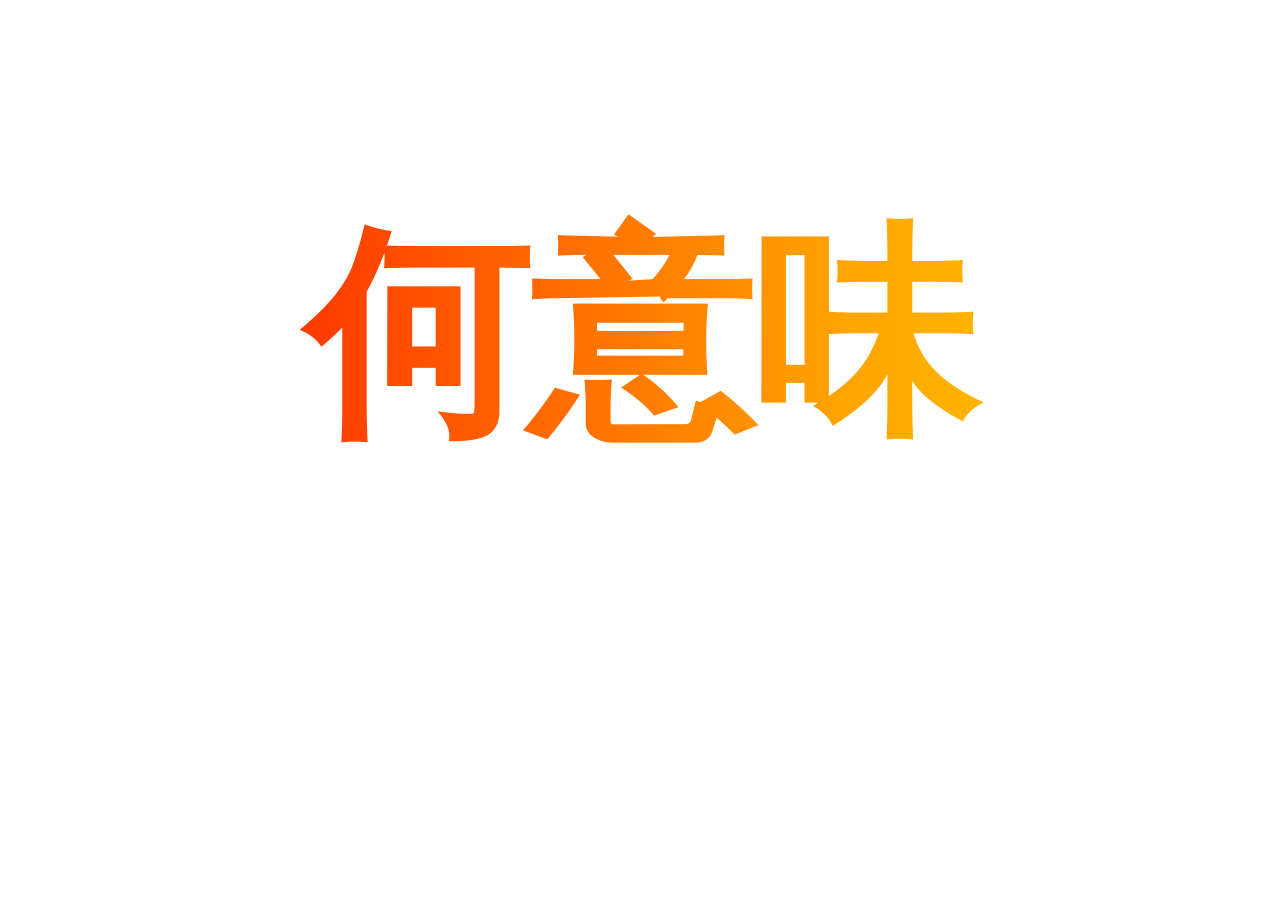
<file: index.html>
<!DOCTYPE html>
<html lang="zh-TW">
<head>
    <meta charset="UTF-8">
    <meta name="viewport" content="width=device-width, initial-scale=1.0">
    <title>Document</title>
<link rel="stylesheet" href="style.css">
</head>

<body>
<h2 class="rainbow-text">何意味</h2>
</body>
</html>
</file>
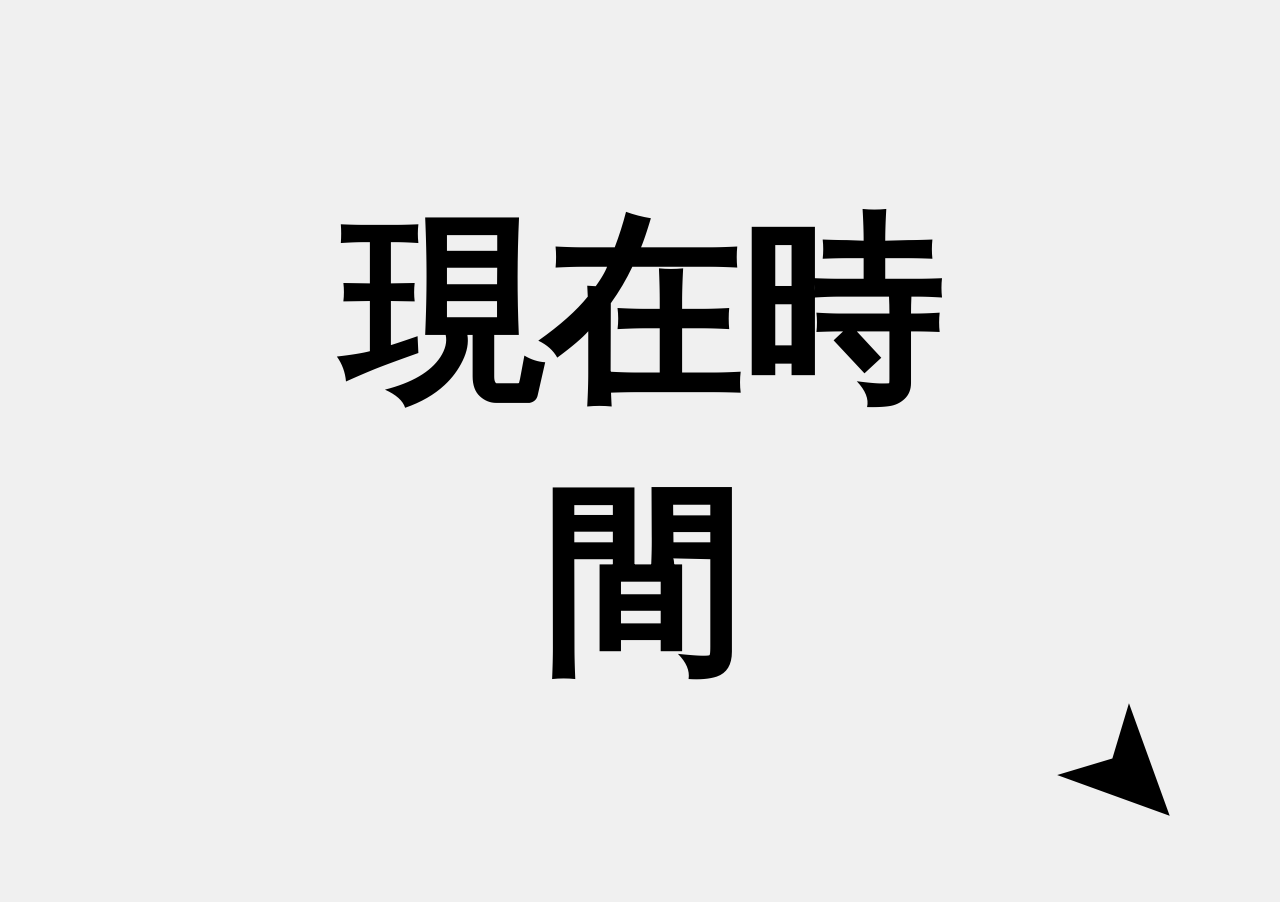
<file: nowtime.html>
<!DOCTYPE html>
<html lang="zh-Hant">
<head>
  <meta charset="UTF-8">
  <meta name="viewport" content="width=device-width, initial-scale=1.0">
  <title>現在幾點</title>
  <style>
    body {
      margin: 0;
      height: 100vh;
      background: #f0f0f0;
      position: relative;
      font-family: sans-serif;
    }

    .arrow {
      position: absolute;
      width: 160px;
      height: 160px;
      font-size: 160px;
    }


    
    .arrow {
      right: 50px;
      bottom: 50px;
      transform: rotate(45deg);
    }

    .center-text {
      font-size: 200px;
      font-weight: bold;
      text-align: center;
      position: absolute;
      top: 50%;
      left: 50%;
      transform: translate(-50%, -50%);
    }

  @media (max-width: 768px) {
      .center-text {
        font-size: 80px;
      }
      .arrow {
        top: 40px;
        bottom: 30px;
        left: 0px;
        transform: rotate(-120deg);
        font-size: 100px;
        width: 100px;
        height: 100px;
      }
    }
  </style>
</head>
<body>
  <div class="center-text">現在時間</div>
  <div class="arrow">➤</div>
</body>
</html>
</file>
<file: style.css>
h2
{
    color: #333;
    font-size: 224px;
    font-weight: bold;
    margin-bottom: 20px;
    text-align: center;
} 
.rainbow-text {
  background: linear-gradient(90deg, red, orange, yellow, green, blue, indigo, violet);
  background-size: 400%;
  -webkit-background-clip: text;
  -webkit-text-fill-color: transparent;
  animation: rainbow 5s linear infinite;
}
@keyframes rainbow {
  0% { background-position: 0%; }
  100% { background-position: 100%; }
}
</file>
